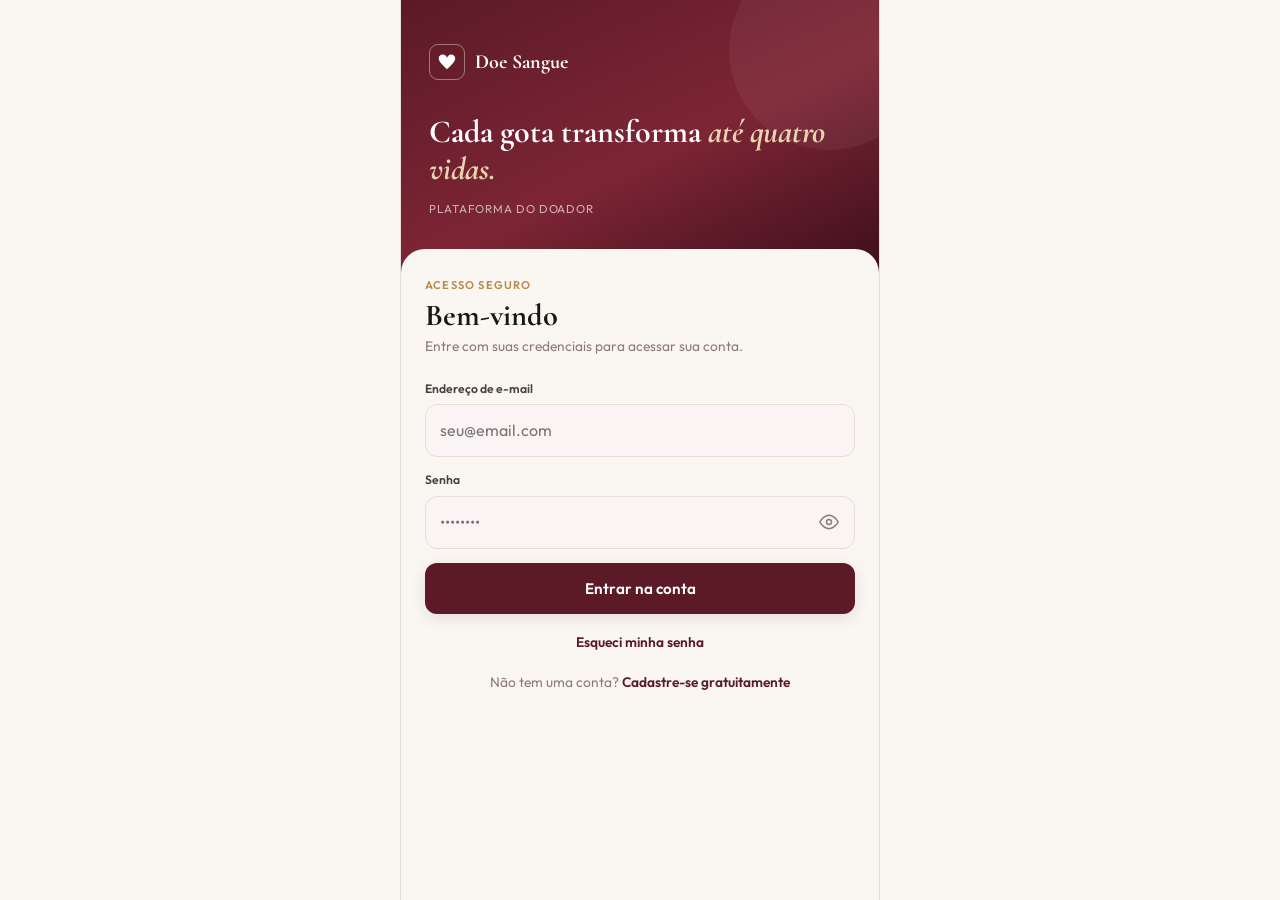
<file: index.html>
<!DOCTYPE html>
<html lang="pt-BR">
<head>
    <meta charset="UTF-8">
    <meta
        name="viewport"
        content="width=device-width, initial-scale=1, viewport-fit=cover"
    >
    <meta name="theme-color" content="#5C1A26">

    <title>Doe Sangue</title>

    <link
        href="https://fonts.googleapis.com/css2?family=Cormorant+Garamond:wght@600;700&family=Outfit:wght@300;400;500;600&display=swap"
        rel="stylesheet"
    >

    <style>
        :root {
            --bg: #faf7f3;
            --surface: #ffffff;
            --soft: #faf4f5;
            --rose: #f2e6e8;
            --ink: #1c1614;
            --mid: #4a3f3b;
            --mute: #8c7c78;
            --line: #e8ddd8;
            --brand: #5c1a26;
            --brand2: #7d2535;
            --accent: #5c1a26;
            --gold: #b8894a;
            --gold-l: #e8d5b0;
            --green: #2a6b4a;
            --greenbg: #e6f4ed;
            --err: #c0392b;
            --shadow: rgba(92, 26, 38, 0.12);
        }

        *,
        *::before,
        *::after {
            box-sizing: border-box;
            margin: 0;
            padding: 0;
            -webkit-tap-highlight-color: transparent;
        }

        html,
        body {
            width: 100%;
            height: 100%;
        }

        body {
            font-family: "Outfit", system-ui, sans-serif;
            background: var(--bg);
            color: var(--ink);
            font-size: 15px;
            line-height: 1.55;
            overflow: hidden;
        }

        button,
        input,
        select {
            font: inherit;
        }

        button {
            cursor: pointer;
        }

        .serif {
            font-family: "Cormorant Garamond", Georgia, serif;
        }

        .i {
            width: 20px;
            height: 20px;
            fill: none;
            stroke: currentColor;
            stroke-width: 1.8;
            stroke-linecap: round;
            stroke-linejoin: round;
            flex-shrink: 0;
        }

        .i.f {
            fill: currentColor;
            stroke: none;
        }

        #phone {
            position: relative;
            display: flex;
            flex-direction: column;
            width: 100%;
            max-width: 480px;
            height: 100%;
            height: 100dvh;
            margin: 0 auto;
            overflow: hidden;
            background: var(--bg);
        }

        @media (min-width: 520px) {
            #phone {
                border-right: 1px solid var(--line);
                border-left: 1px solid var(--line);
            }
        }

        /* Telas */

        .scr {
            display: none;
            flex: 1;
            min-height: 0;
            flex-direction: column;
        }

        .scr.on {
            display: flex;
        }

        .auth {
            overflow-y: auto;
            background: var(--bg);
        }

        /* Cabeçalho das telas de autenticação */

        .hero {
            position: relative;
            flex-shrink: 0;
            overflow: hidden;
            padding: 44px 28px 56px;
            color: #ffffff;
            background: linear-gradient(
                155deg,
                #5c1a26,
                #7d2535 55%,
                #3d0f1a
            );
        }

        .hero::after {
            position: absolute;
            top: -50px;
            right: -50px;
            width: 200px;
            height: 200px;
            border-radius: 50%;
            background: rgba(255, 255, 255, 0.05);
            content: "";
        }

        .brand {
            position: relative;
            z-index: 1;
            display: flex;
            align-items: center;
            gap: 10px;
            margin-bottom: 34px;
        }

        .mark {
            display: grid;
            width: 36px;
            height: 36px;
            place-items: center;
            border: 1.5px solid rgba(255, 255, 255, 0.4);
            border-radius: 9px;
        }

        .mark .i {
            width: 18px;
            height: 18px;
        }

        .brand b {
            font-size: 1.25rem;
        }

        .hero h1 {
            position: relative;
            z-index: 1;
            font-size: 2rem;
            font-weight: 700;
            line-height: 1.15;
        }

        .hero em {
            color: var(--gold-l);
        }

        .hero small {
            position: relative;
            z-index: 1;
            display: block;
            margin-top: 12px;
            color: rgba(255, 255, 255, 0.65);
            font-size: 0.72rem;
            letter-spacing: 0.9px;
            text-transform: uppercase;
        }

        /* Formulários */

        .sheet {
            position: relative;
            z-index: 2;
            flex: 1;
            margin-top: -24px;
            padding: 28px 24px 32px;
            border-radius: 24px 24px 0 0;
            background: var(--bg);
        }

        .eyebrow {
            color: var(--gold);
            font-size: 0.7rem;
            font-weight: 600;
            letter-spacing: 1.2px;
            text-transform: uppercase;
        }

        .sheet h2 {
            margin: 4px 0;
            font-size: 1.9rem;
            font-weight: 700;
            line-height: 1.1;
        }

        .sub {
            margin-bottom: 22px;
            color: var(--mute);
            font-size: 0.86rem;
        }

        .field {
            display: flex;
            flex-direction: column;
            gap: 6px;
            margin-bottom: 14px;
        }

        .field label {
            color: var(--mid);
            font-size: 0.76rem;
            font-weight: 600;
        }

        input,
        select {
            width: 100%;
            padding: 13px 14px;
            border: 1.5px solid var(--line);
            border-radius: 12px;
            outline: none;
            background: var(--soft);
            color: var(--ink);
            font-size: 16px;
            transition: border-color 0.2s;
        }

        input:focus,
        select:focus {
            border-color: var(--brand2);
            background: var(--surface);
        }

        input.bad {
            border-color: var(--err);
        }

        .pw {
            position: relative;
        }

        .pw input {
            padding-right: 46px;
        }

        .pw button {
            position: absolute;
            top: 50%;
            right: 6px;
            display: grid;
            width: 40px;
            height: 40px;
            transform: translateY(-50%);
            place-items: center;
            border: 0;
            background: none;
            color: var(--mute);
        }

        .err {
            display: none;
            margin: -4px 0 10px;
            color: var(--err);
            font-size: 0.8rem;
        }

        .err.show {
            display: block;
        }

        .btn {
            width: 100%;
            padding: 14px;
            border: 0;
            border-radius: 12px;
            background: var(--brand);
            box-shadow: 0 4px 16px var(--shadow);
            color: #ffffff;
            font-size: 0.95rem;
            font-weight: 600;
            transition: transform 0.12s;
        }

        .btn:active {
            transform: scale(0.98);
        }

        .btn.sm {
            width: auto;
            padding: 9px 18px;
            border-radius: 9px;
            box-shadow: none;
            font-size: 0.82rem;
        }

        .btn.out {
            border: 1.5px solid var(--accent);
            background: transparent;
            box-shadow: none;
            color: var(--accent);
        }

        .btn.ghost {
            border: 1px solid var(--line);
            background: var(--soft);
            box-shadow: none;
            color: var(--mid);
        }

        .row2 {
            display: grid;
            grid-template-columns: 1fr 1fr;
            gap: 12px;
        }

        .lnk {
            margin-top: 18px;
            color: var(--mute);
            font-size: 0.86rem;
            text-align: center;
        }

        .lnk a {
            color: var(--accent);
            font-weight: 600;
            text-decoration: none;
        }

        /* Cabeçalho do aplicativo */

        .top {
            position: relative;
            z-index: 11;
            display: flex;
            flex-shrink: 0;
            height: 56px;
            align-items: center;
            justify-content: space-between;
            padding: 0 18px;
            border-bottom: 1px solid var(--line);
            background: var(--surface);
        }

        .top h3 {
            font-size: 1.4rem;
            font-weight: 700;
        }

        .av {
            display: grid;
            width: 34px;
            height: 34px;
            place-items: center;
            border: 1.5px solid var(--brand2);
            border-radius: 50%;
            background: var(--rose);
            color: var(--accent);
        }

        .av .i {
            width: 16px;
            height: 16px;
        }

        main {
            flex: 1;
            overflow-y: auto;
            overscroll-behavior: contain;
            padding: 22px 18px 28px;
        }

        .pg {
            display: none;
            animation: up 0.3s ease;
        }

        .pg.on {
            display: block;
        }

        @keyframes up {
            from {
                opacity: 0;
                transform: translateY(8px);
            }

            to {
                opacity: 1;
                transform: none;
            }
        }

        .ph {
            margin-bottom: 20px;
        }

        .ph h1 {
            font-size: 1.9rem;
            font-weight: 700;
            line-height: 1.1;
        }

        .ph p {
            margin-top: 3px;
            color: var(--mute);
            font-size: 0.86rem;
        }

        /* Cartões e estatísticas */

        .card {
            margin-bottom: 14px;
            padding: 18px;
            border: 1px solid var(--line);
            border-radius: 16px;
            background: var(--surface);
            box-shadow: 0 2px 10px rgba(0, 0, 0, 0.04);
        }

        .ct {
            margin-bottom: 12px;
            font-size: 1.15rem;
            font-weight: 700;
        }

        .stats {
            display: grid;
            grid-template-columns: 1fr 1fr;
            gap: 12px;
            margin-bottom: 16px;
        }

        .stat {
            position: relative;
            overflow: hidden;
            padding: 16px;
            border: 1px solid var(--line);
            border-radius: 16px;
            background: var(--surface);
        }

        .stat::after {
            position: absolute;
            top: 0;
            right: 0;
            bottom: 0;
            width: 3px;
            background: linear-gradient(var(--brand), var(--brand2));
            content: "";
        }

        .sic {
            display: grid;
            width: 34px;
            height: 34px;
            place-items: center;
            margin-bottom: 10px;
            border-radius: 9px;
            background: var(--rose);
            color: var(--accent);
        }

        .sv {
            font-size: 2rem;
            font-weight: 700;
            line-height: 1;
        }

        .sl {
            margin-top: 4px;
            color: var(--mute);
            font-size: 0.68rem;
            font-weight: 500;
            letter-spacing: 0.5px;
            text-transform: uppercase;
        }

        .item {
            display: flex;
            align-items: center;
            gap: 14px;
        }

        .date {
            display: flex;
            width: 52px;
            height: 52px;
            flex-shrink: 0;
            flex-direction: column;
            align-items: center;
            justify-content: center;
            border-radius: 12px;
            background: var(--rose);
            color: var(--accent);
        }

        .date b {
            font-size: 1.4rem;
            line-height: 1;
        }

        .date span {
            font-size: 0.62rem;
            font-weight: 600;
            letter-spacing: 0.5px;
            text-transform: uppercase;
        }

        .it {
            font-size: 0.92rem;
            font-weight: 600;
        }

        .is {
            color: var(--mute);
            font-size: 0.8rem;
        }

        .itm {
            color: var(--gold);
            font-size: 0.78rem;
            font-weight: 600;
        }

        .acts {
            display: flex;
            gap: 10px;
            margin-top: 16px;
        }

        /* Campanhas */

        .cta {
            padding: 22px;
            border-radius: 16px;
            background: linear-gradient(140deg, #5c1a26, #3d0f1a);
            box-shadow: 0 8px 24px var(--shadow);
            color: #ffffff;
        }

        .cta .eyebrow {
            color: var(--gold-l);
        }

        .cta h3 {
            margin: 6px 0 8px;
            font-size: 1.5rem;
            line-height: 1.2;
        }

        .cta p {
            margin-bottom: 16px;
            color: rgba(255, 255, 255, 0.7);
            font-size: 0.82rem;
        }

        .cta button {
            padding: 10px 18px;
            border: 1px solid rgba(255, 255, 255, 0.28);
            border-radius: 10px;
            background: rgba(255, 255, 255, 0.14);
            color: #ffffff;
            font-size: 0.84rem;
            font-weight: 600;
        }

        .badge {
            display: inline-flex;
            align-items: center;
            gap: 5px;
            padding: 3px 10px;
            border-radius: 20px;
            background: var(--soft);
            color: var(--mute);
            font-size: 0.72rem;
            font-weight: 600;
            white-space: nowrap;
        }

        .badge::before {
            width: 5px;
            height: 5px;
            border-radius: 50%;
            background: currentColor;
            content: "";
        }

        .badge.g {
            background: var(--greenbg);
            color: var(--green);
        }

        .badge.w {
            background: var(--rose);
            color: var(--accent);
        }

        .li {
            display: flex;
            align-items: center;
            justify-content: space-between;
            gap: 10px;
        }

        .camp .hd {
            display: flex;
            height: 64px;
            align-items: center;
            justify-content: flex-end;
            margin: -18px -18px 14px;
            padding: 0 16px;
            border-radius: 16px 16px 0 0;
            color: #ffffff;
        }

        .camp .hd span {
            display: grid;
            width: 40px;
            height: 40px;
            place-items: center;
            border-radius: 10px;
            background: rgba(255, 255, 255, 0.16);
        }

        .camp h3 {
            margin-bottom: 6px;
            font-size: 1.15rem;
            font-weight: 700;
        }

        .camp p {
            margin-bottom: 14px;
            color: var(--mute);
            font-size: 0.82rem;
        }

        /* Perfil */

        .prof {
            display: flex;
            align-items: center;
            gap: 14px;
            margin-bottom: 16px;
            padding-bottom: 16px;
            border-bottom: 1px solid var(--line);
        }

        .pav {
            display: grid;
            width: 64px;
            height: 64px;
            flex-shrink: 0;
            place-items: center;
            border: 2px solid var(--brand2);
            border-radius: 50%;
            background: var(--rose);
            color: var(--accent);
        }

        .pav .i {
            width: 28px;
            height: 28px;
        }

        .fs {
            margin: 6px 0 12px;
            color: var(--mute);
            font-size: 0.7rem;
            font-weight: 600;
            letter-spacing: 1px;
            text-transform: uppercase;
        }

        .logout {
            display: flex;
            width: 100%;
            align-items: center;
            justify-content: center;
            gap: 8px;
            margin-top: 6px;
            padding: 12px;
            border: 1px solid var(--line);
            border-radius: 12px;
            background: none;
            color: var(--mute);
            font-size: 0.88rem;
        }

        /* Navegação inferior */

        .tabs {
            display: flex;
            flex-shrink: 0;
            padding-bottom: env(safe-area-inset-bottom, 0px);
            border-top: 1px solid var(--line);
            background: var(--surface);
        }

        .tab {
            position: relative;
            display: flex;
            flex: 1;
            flex-direction: column;
            align-items: center;
            gap: 2px;
            padding: 9px 0 8px;
            border: 0;
            background: none;
            color: var(--mute);
            font-size: 0.65rem;
            font-weight: 500;
        }

        .tab.on {
            color: var(--accent);
            font-weight: 600;
        }

        .tab.on::before {
            position: absolute;
            top: 0;
            width: 28px;
            height: 2px;
            border-radius: 2px;
            background: var(--gold);
            content: "";
        }

        /* Modal de agendamento */

        .ov {
            position: absolute;
            z-index: 30;
            inset: 0;
            background: rgba(28, 22, 20, 0.55);
            backdrop-filter: blur(2px);
            opacity: 0;
            pointer-events: none;
            transition: opacity 0.25s;
        }

        .ov.on {
            opacity: 1;
            pointer-events: auto;
        }

        .bs {
            position: absolute;
            z-index: 31;
            right: 0;
            bottom: 0;
            left: 0;
            max-height: 92%;
            overflow-y: auto;
            padding: 12px 22px calc(22px + env(safe-area-inset-bottom, 0px));
            transform: translateY(100%);
            border-radius: 24px 24px 0 0;
            background: var(--surface);
            transition: transform 0.32s cubic-bezier(0.22, 1, 0.36, 1);
        }

        .bs.on {
            transform: none;
        }

        .grab {
            width: 40px;
            height: 4px;
            margin: 0 auto 16px;
            border-radius: 4px;
            background: var(--line);
        }

        .bs h3 {
            margin: 2px 0 18px;
            font-size: 1.5rem;
            font-weight: 700;
        }

        /* Notificações */

        .toast {
            position: absolute;
            z-index: 50;
            right: 16px;
            bottom: calc(76px + env(safe-area-inset-bottom, 0px));
            left: 16px;
            padding: 12px 16px;
            transform: translateY(30px);
            border-radius: 12px;
            background: var(--ink);
            color: var(--bg);
            font-size: 0.85rem;
            font-weight: 500;
            text-align: center;
            opacity: 0;
            pointer-events: none;
            transition: all 0.3s;
        }

        .toast.show {
            transform: none;
            opacity: 1;
        }

        /* Responsividade */

        @media (max-width: 350px) {
            .hero {
                padding: 32px 20px 48px;
            }

            .sheet {
                padding: 24px 18px;
            }

            main {
                padding: 18px 12px 24px;
            }

            .tab {
                font-size: 0.58rem;
            }

            .acts {
                gap: 6px;
            }

            .btn.sm {
                padding: 8px 10px;
            }
        }
    </style>
</head>

<body>
    <div id="phone">

        <svg
            width="0"
            height="0"
            style="position: absolute"
            aria-hidden="true"
        >
            <symbol id="heart" viewBox="0 0 24 24">
                <path d="M12 21.593c-5.63-5.539-11-10.297-11-14.402 0-3.791 3.068-5.191 5.281-5.191 1.312 0 4.151.501 5.719 4.457 1.59-3.968 4.464-4.447 5.726-4.447 2.54 0 5.274 1.621 5.274 5.181 0 4.069-5.136 8.625-11 14.402z"/>
            </symbol>

            <symbol id="home" viewBox="0 0 24 24">
                <path d="M3 10l9-7 9 7v10a2 2 0 0 1-2 2H5a2 2 0 0 1-2-2z"/>
                <path d="M9 22V12h6v10"/>
            </symbol>

            <symbol id="cal" viewBox="0 0 24 24">
                <rect x="3" y="4" width="18" height="18" rx="2"/>
                <path d="M16 2v4M8 2v4M3 10h18"/>
            </symbol>

            <symbol id="pulse" viewBox="0 0 24 24">
                <path d="M22 12h-4l-3 9L9 3l-3 9H2"/>
            </symbol>

            <symbol id="user" viewBox="0 0 24 24">
                <path d="M20 21v-2a4 4 0 0 0-4-4H8a4 4 0 0 0-4 4v2"/>
                <circle cx="12" cy="7" r="4"/>
            </symbol>

            <symbol id="clock" viewBox="0 0 24 24">
                <circle cx="12" cy="12" r="10"/>
                <path d="M12 6v6l4 2"/>
            </symbol>

            <symbol id="info" viewBox="0 0 24 24">
                <circle cx="12" cy="12" r="10"/>
                <path d="M12 8v4M12 16h.01"/>
            </symbol>

            <symbol id="out" viewBox="0 0 24 24">
                <path d="M9 21H5a2 2 0 0 1-2-2V5a2 2 0 0 1 2-2h4M16 17l5-5-5-5M21 12H9"/>
            </symbol>

            <symbol id="eye" viewBox="0 0 24 24">
                <path d="M1 12s4-8 11-8 11 8 11 8-4 8-11 8-11-8-11-8z"/>
                <circle cx="12" cy="12" r="3"/>
            </symbol>
        </svg>

        <section class="scr auth on" id="s-login">
            <div class="hero">
                <div class="brand">
                    <div class="mark">
                        <svg class="i f">
                            <use href="#heart"/>
                        </svg>
                    </div>

                    <b class="serif">Doe Sangue</b>
                </div>

                <h1 class="serif">
                    Cada gota transforma
                    <em>até quatro vidas.</em>
                </h1>

                <small>Plataforma do Doador</small>
            </div>

            <div class="sheet">
                <div class="eyebrow">Acesso seguro</div>
                <h2 class="serif">Bem-vindo</h2>

                <p class="sub">
                    Entre com suas credenciais para acessar sua conta.
                </p>

                <div class="field">
                    <label for="l-email">Endereço de e-mail</label>
                    <input
                        id="l-email"
                        type="email"
                        autocomplete="email"
                        placeholder="seu@email.com"
                    >
                </div>

                <div class="field">
                    <label for="l-pass">Senha</label>

                    <div class="pw">
                        <input
                            id="l-pass"
                            type="password"
                            autocomplete="current-password"
                            placeholder="••••••••"
                        >

                        <button
                            type="button"
                            onclick="pw('l-pass')"
                            aria-label="Mostrar senha"
                        >
                            <svg class="i">
                                <use href="#eye"/>
                            </svg>
                        </button>
                    </div>
                </div>

                <div class="err" id="l-err"></div>

                <button class="btn" onclick="login()">
                    Entrar na conta
                </button>

                <p class="lnk">
                    <a href="#" onclick="forgot(); return false">
                        Esqueci minha senha
                    </a>
                </p>

                <p class="lnk">
                    Não tem uma conta?
                    <a href="#" onclick="show('s-cad'); return false">
                        Cadastre-se gratuitamente
                    </a>
                </p>
            </div>
        </section>

        <section class="scr auth" id="s-cad">
            <div class="hero">
                <div class="brand">
                    <div class="mark">
                        <svg class="i f">
                            <use href="#heart"/>
                        </svg>
                    </div>

                    <b class="serif">Doe Sangue</b>
                </div>

                <h1 class="serif">
                    Junte-se a quem
                    <em>faz a diferença.</em>
                </h1>

                <small>Plataforma do Doador</small>
            </div>

            <div class="sheet">
                <div class="eyebrow">Novo cadastro</div>
                <h2 class="serif">Criar conta</h2>

                <p class="sub">
                    Preencha seus dados para criar sua conta.
                </p>

                <div class="field">
                    <label for="c-nome">Nome completo</label>
                    <input
                        id="c-nome"
                        autocomplete="name"
                        placeholder="Como consta no documento"
                    >
                </div>

                <div class="field">
                    <label for="c-email">E-mail</label>
                    <input
                        id="c-email"
                        type="email"
                        autocomplete="email"
                        placeholder="seu@email.com"
                    >
                </div>

                <div class="field">
                    <label for="c-tel">Telefone</label>
                    <input
                        id="c-tel"
                        type="tel"
                        autocomplete="tel"
                        placeholder="(12) 99999-9999"
                    >
                </div>

                <div class="row2">
                    <div class="field">
                        <label for="c-pass">Senha</label>
                        <input
                            id="c-pass"
                            type="password"
                            placeholder="••••••••"
                        >
                    </div>

                    <div class="field">
                        <label for="c-conf">Confirmar</label>
                        <input
                            id="c-conf"
                            type="password"
                            placeholder="••••••••"
                        >
                    </div>
                </div>

                <div class="err" id="c-err"></div>

                <button class="btn" onclick="cadastro()">
                    Criar minha conta
                </button>

                <p class="lnk">
                    Já tem uma conta?
                    <a href="#" onclick="show('s-login'); return false">
                        Fazer login
                    </a>
                </p>
            </div>
        </section>

        <section class="scr" id="s-app">
            <header class="top">
                <h3 class="serif" id="title">Visão Geral</h3>

                <div class="av">
                    <svg class="i">
                        <use href="#user"/>
                    </svg>
                </div>
            </header>

            <main id="main">

                <div class="pg on" id="p-home">
                    <div class="ph">
                        <div class="eyebrow">Plataforma do Doador</div>
                        <h1 class="serif" id="welcome">Bom dia!</h1>
                        <p>Acompanhe seu histórico e próximas doações.</p>
                    </div>

                    <div class="stats">
                        <div class="stat">
                            <div class="sic">
                                <svg class="i">
                                    <use href="#heart"/>
                                </svg>
                            </div>
                            <div class="sv serif" id="n-doacoes">3</div>
                            <div class="sl">Doações realizadas</div>
                        </div>

                        <div class="stat">
                            <div class="sic">
                                <svg class="i">
                                    <use href="#cal"/>
                                </svg>
                            </div>
                            <div class="sv serif" id="n-ativos">1</div>
                            <div class="sl">Agendamentos ativos</div>
                        </div>

                        <div class="stat">
                            <div class="sic">
                                <svg class="i">
                                    <use href="#info"/>
                                </svg>
                            </div>
                            <div class="sv serif" id="blood-type">AB−</div>
                            <div class="sl">Tipo sanguíneo</div>
                        </div>

                        <div class="stat">
                            <div class="sic">
                                <svg class="i">
                                    <use href="#clock"/>
                                </svg>
                            </div>
                            <div class="sv serif" id="since">2025</div>
                            <div class="sl">Doador desde</div>
                        </div>
                    </div>

                    <div class="card">
                        <div class="ct serif">Próximas doações</div>
                        <div id="next-donation"></div>

                        <div class="acts">
                            <button class="btn sm" onclick="tab('agenda')">
                                Ver detalhes
                            </button>

                            <button
                                class="btn sm out"
                                onclick="sheet(true)"
                            >
                                Novo agendamento
                            </button>
                        </div>
                    </div>

                    <div class="cta">
                        <div class="eyebrow">Campanha ativa</div>
                        <h3 class="serif">Campanha de Inverno 2026</h3>

                        <p>
                            Os estoques podem cair nesta época do ano.
                            Sua doação pode fazer a diferença para pacientes
                            em tratamento.
                        </p>

                        <button onclick="tab('campanhas')">
                            Saiba mais e participe
                        </button>
                    </div>
                </div>

                <div class="pg" id="p-agenda">
                    <div class="ph">
                        <div class="eyebrow">Agenda</div>
                        <h1 class="serif">Agendamentos</h1>
                        <p>Gerencie suas sessões de doação agendadas.</p>
                    </div>

                    <button
                        class="btn"
                        style="margin-bottom: 16px"
                        onclick="sheet(true)"
                    >
                        + Novo agendamento
                    </button>

                    <div id="list-agenda"></div>
                </div>

                <div class="pg" id="p-doacoes">
                    <div class="ph">
                        <div class="eyebrow">Histórico</div>
                        <h1 class="serif">Minhas Doações</h1>
                        <p>Registro das suas contribuições.</p>
                    </div>

                    <div id="list-doacoes"></div>
                </div>

                <div class="pg" id="p-campanhas">
                    <div class="ph">
                        <div class="eyebrow">Iniciativas ativas</div>
                        <h1 class="serif">Campanhas</h1>
                        <p>Participe e ajude a suprir estoques críticos.</p>
                    </div>

                    <div id="list-camp"></div>
                </div>

                <div class="pg" id="p-perfil">
                    <div class="ph">
                        <div class="eyebrow">Perfil</div>
                        <h1 class="serif">Meus Dados</h1>
                        <p>Mantenha suas informações atualizadas.</p>
                    </div>

                    <div class="card">
                        <div class="prof">
                            <div class="pav">
                                <svg class="i">
                                    <use href="#user"/>
                                </svg>
                            </div>

                            <div>
                                <div
                                    class="serif"
                                    id="prof-name"
                                    style="font-size: 1.25rem; font-weight: 700"
                                >
                                    Doador
                                </div>

                                <div class="is" id="prof-email"></div>

                                <span
                                    class="badge g"
                                    style="margin-top: 6px"
                                >
                                    Doador ativo
                                </span>
                            </div>
                        </div>

                        <form id="profile-form">
                            <div class="fs">Informações pessoais</div>

                            <div class="field">
                                <label for="p-nome">Nome completo</label>
                                <input id="p-nome" required>
                            </div>

                            <div class="field">
                                <label for="p-email">E-mail</label>
                                <input id="p-email" type="email" required>
                            </div>

                            <div class="field">
                                <label for="p-tel">Telefone</label>
                                <input id="p-tel" type="tel">
                            </div>

                            <div class="fs">Dados clínicos</div>

                            <div class="row2">
                                <div class="field">
                                    <label for="p-blood">Tipo sanguíneo</label>

                                    <select id="p-blood">
                                        <option>Não informado</option>
                                        <option>A+</option>
                                        <option>A−</option>
                                        <option>B+</option>
                                        <option>B−</option>
                                        <option>AB+</option>
                                        <option>AB−</option>
                                        <option>O+</option>
                                        <option>O−</option>
                                    </select>
                                </div>

                                <div class="field">
                                    <label for="p-since">Doador desde</label>
                                    <input
                                        id="p-since"
                                        type="number"
                                        min="1900"
                                        max="2100"
                                    >
                                </div>
                            </div>

                            <button class="btn" type="submit">
                                Salvar alterações
                            </button>
                        </form>
                    </div>

                    <button class="logout" onclick="logout()">
                        <svg class="i">
                            <use href="#out"/>
                        </svg>
                        Encerrar sessão
                    </button>
                </div>
            </main>

            <nav class="tabs">
                <button
                    class="tab on"
                    data-t="home"
                    onclick="tab('home')"
                >
                    <svg class="i"><use href="#home"/></svg>
                    Início
                </button>

                <button
                    class="tab"
                    data-t="agenda"
                    onclick="tab('agenda')"
                >
                    <svg class="i"><use href="#cal"/></svg>
                    Agenda
                </button>

                <button
                    class="tab"
                    data-t="doacoes"
                    onclick="tab('doacoes')"
                >
                    <svg class="i"><use href="#heart"/></svg>
                    Doações
                </button>

                <button
                    class="tab"
                    data-t="campanhas"
                    onclick="tab('campanhas')"
                >
                    <svg class="i"><use href="#pulse"/></svg>
                    Campanhas
                </button>

                <button
                    class="tab"
                    data-t="perfil"
                    onclick="tab('perfil')"
                >
                    <svg class="i"><use href="#user"/></svg>
                    Perfil
                </button>
            </nav>
        </section>

        <div class="ov" id="ov" onclick="sheet(false)"></div>

        <div class="bs" id="bs">
            <div class="grab"></div>
            <div class="eyebrow">Nova solicitação</div>
            <h3 class="serif">Agendar doação</h3>

            <div class="field">
                <label for="a-un">Unidade de coleta</label>

                <select id="a-un">
                    <option>Hemocentro Central</option>
                    <option>Unidade Móvel</option>
                    <option>Hemocentro Norte</option>
                </select>
            </div>

            <div class="row2">
                <div class="field">
                    <label for="a-dt">Data preferida</label>
                    <input type="date" id="a-dt">
                </div>

                <div class="field">
                    <label for="a-hr">Horário</label>

                    <select id="a-hr">
                        <option>07:00</option>
                        <option selected>08:00</option>
                        <option>09:00</option>
                        <option>10:00</option>
                        <option>11:00</option>
                    </select>
                </div>
            </div>

            <div class="field">
                <label for="a-tp">Tipo de doação</label>

                <select id="a-tp">
                    <option>Sangue total</option>
                    <option>Plaquetas</option>
                    <option>Plasma</option>
                </select>
            </div>

            <div class="acts">
                <button
                    class="btn ghost"
                    style="flex: 1"
                    onclick="sheet(false)"
                >
                    Cancelar
                </button>

                <button
                    class="btn"
                    style="flex: 1.6"
                    onclick="agendar()"
                >
                    Confirmar
                </button>
            </div>
        </div>

        <div
            class="toast"
            id="toast"
            role="status"
            aria-live="polite"
        ></div>
    </div>

  <script>
        "use strict";

        const OK_MAIL = "yasmin.usilva@gmail.com";
        const OK_PASS = "1234";

        const titles = {
            home: "Visão Geral",
            agenda: "Agendamentos",
            doacoes: "Minhas Doações",
            campanhas: "Campanhas",
            perfil: "Meus Dados"
        };

        const $ = (id) => document.getElementById(id);

        let currentUser = null;
        let toastTimer;

        const agenda = [
            {
                d: "25 mai. 2026 — 08:00",
                u: "Hemocentro Central",
                t: "Sangue total",
                s: "Confirmado",
                date: "2026-05-25"
            },
            {
                d: "15 jan. 2026 — 09:00",
                u: "Unidade Móvel",
                t: "Sangue total",
                s: "Realizado",
                date: "2026-01-15"
            },
            {
                d: "10 set. 2025 — 07:30",
                u: "Hemocentro Norte",
                t: "Plaquetas",
                s: "Realizado",
                date: "2025-09-10"
            }
        ];

        const doacoes = [
            {
                d: "15 jan. 2026",
                u: "Unidade Móvel",
                t: "Sangue total"
            },
            {
                d: "10 set. 2025",
                u: "Hemocentro Norte",
                t: "Sangue total"
            },
            {
                d: "22 abr. 2026",
                u: "Hemocentro Central",
                t: "Plaquetas"
            }
        ];

        const camps = [
            {
                n: "Campanha de Inverno 2026",
                p: "Os estoques de sangue podem cair durante o inverno. Cada doação é essencial para manter os hospitais abastecidos.",
                b: "Urgente",
                c: "w",
                bg: "linear-gradient(135deg, #5C1A26, #A63045)",
                i: "home"
            },
            {
                n: "Junho Vermelho",
                p: "Uma campanha para celebrar a generosidade de quem escolhe doar sangue voluntariamente.",
                b: "Ativa",
                c: "g",
                bg: "linear-gradient(135deg, #2A6B4A, #1a4a32)",
                i: "heart"
            },
            {
                n: "Tipo O Negativo — Alerta",
                p: "Os hemocentros precisam monitorar continuamente os estoques de todos os tipos sanguíneos.",
                b: "Atenção",
                c: "w",
                bg: "linear-gradient(135deg, #4A3B2A, #2e2419)",
                i: "info"
            }
        ];

        function safe(value) {
            return String(value ?? "").replace(/[&<>"']/g, (char) => ({
                "&": "&amp;",
                "<": "&lt;",
                ">": "&gt;",
                '"': "&quot;",
                "'": "&#39;"
            })[char]);
        }

        function ic(name) {
            return `
                <svg class="i" style="width: 22px; height: 22px">
                    <use href="#${safe(name)}"></use>
                </svg>
            `;
        }

        function setErr(id, message) {
            const element = $(id);

            element.textContent = message;
            element.classList.toggle("show", Boolean(message));
        }

        function toast(message) {
            const element = $("toast");

            element.textContent = message;
            element.classList.add("show");

            clearTimeout(toastTimer);

            toastTimer = setTimeout(() => {
                element.classList.remove("show");
            }, 3000);
        }

        function pw(id) {
            const input = $(id);

            input.type =
                input.type === "password"
                    ? "text"
                    : "password";
        }

        function show(id) {
            document.querySelectorAll(".scr").forEach((screen) => {
                screen.classList.remove("on");
            });

            $(id).classList.add("on");
        }

        function tab(page) {
            document.querySelectorAll(".tab").forEach((button) => {
                button.classList.toggle(
                    "on",
                    button.dataset.t === page
                );
            });

            document.querySelectorAll(".pg").forEach((section) => {
                section.classList.remove("on");
            });

            $("p-" + page).classList.add("on");
            $("title").textContent = titles[page];
            $("main").scrollTop = 0;
        }

        function login() {
            const email = $("l-email").value.trim().toLowerCase();
            const password = $("l-pass").value;

            if (!email || !password) {
                setErr(
                    "l-err",
                    "Por favor, preencha todos os campos."
                );
                return;
            }

            let user = null;

            if (email === OK_MAIL && password === OK_PASS) {
                user = {
                    nome: "Yasmin Ukrainski Silva",
                    email: OK_MAIL,
                    telefone: "(41) 99999-9245",
                    sangue: "AB−",
                    desde: "2025"
                };
            } else {
                try {
                    const users = JSON.parse(
                        localStorage.getItem("doeSangueUsers") || "{}"
                    );

                    if (
                        users[email] &&
                        users[email].senha === password
                    ) {
                        user = { ...users[email] };
                        delete user.senha;
                    }
                } catch (error) {
                    console.error("Erro ao ler usuários:", error);
                }
            }

            if (!user) {
                $("l-email").classList.add("bad");
                $("l-pass").classList.add("bad");

                setErr("l-err", "E-mail ou senha incorretos.");
                return;
            }

            $("l-email").classList.remove("bad");
            $("l-pass").classList.remove("bad");

            setErr("l-err", "");

            currentUser = user;

            openApp();

            toast("Login realizado com sucesso!");
        }

        function cadastro() {
            const nome = $("c-nome").value.trim();
            const email = $("c-email").value.trim().toLowerCase();
            const telefone = $("c-tel").value.trim();
            const senha = $("c-pass").value;
            const confirmacao = $("c-conf").value;

            if (
                !nome ||
                !email ||
                !telefone ||
                !senha ||
                !confirmacao
            ) {
                setErr(
                    "c-err",
                    "Por favor, preencha todos os campos."
                );
                return;
            }

            if (!/^[^\s@]+@[^\s@]+\.[^\s@]+$/.test(email)) {
                setErr("c-err", "Informe um e-mail válido.");
                return;
            }

            if (senha.length < 4) {
                setErr(
                    "c-err",
                    "A senha deve ter pelo menos 4 caracteres."
                );
                return;
            }

            if (senha !== confirmacao) {
                setErr("c-err", "As senhas não coincidem.");
                return;
            }

            try {
                const users = JSON.parse(
                    localStorage.getItem("doeSangueUsers") || "{}"
                );

                if (users[email] || email === OK_MAIL) {
                    setErr("c-err", "Este e-mail já está cadastrado.");
                    return;
                }

                const user = {
                    nome,
                    email,
                    telefone,
                    senha,
                    sangue: "Não informado",
                    desde: String(new Date().getFullYear())
                };

                users[email] = user;

                localStorage.setItem(
                    "doeSangueUsers",
                    JSON.stringify(users)
                );

                currentUser = { ...user };
                delete currentUser.senha;

                setErr("c-err", "");

                openApp();

                toast("Conta criada neste dispositivo.");
            } catch (error) {
                setErr(
                    "c-err",
                    "Não foi possível salvar os dados no navegador."
                );
            }
        }

        function forgot() {
            toast(
                "A recuperação de senha precisa ser configurada."
            );
        }

        function logout() {
            currentUser = null;

            $("l-email").value = "";
            $("l-pass").value = "";

            setErr("l-err", "");

            show("s-login");
        }

        function openApp() {
            show("s-app");
            tab("home");
            fillProfile();
            render();
        }

        function fillProfile() {
            if (!currentUser) {
                return;
            }

            $("welcome").textContent =
                "Olá, " + currentUser.nome.split(" ")[0] + ".";

            $("prof-name").textContent = currentUser.nome;
            $("prof-email").textContent = currentUser.email;

            $("p-nome").value = currentUser.nome;
            $("p-email").value = currentUser.email;
            $("p-tel").value = currentUser.telefone || "";

            $("p-blood").value =
                currentUser.sangue || "Não informado";

            $("p-since").value =
                currentUser.desde || new Date().getFullYear();

            $("blood-type").textContent =
                currentUser.sangue || "—";

            $("since").textContent =
                currentUser.desde || "—";
        }

        $("profile-form").addEventListener("submit", (event) => {
            event.preventDefault();

            if (!currentUser) {
                return;
            }

            const oldEmail = currentUser.email;

            const updated = {
                ...currentUser,
                nome: $("p-nome").value.trim(),
                email: $("p-email").value.trim().toLowerCase(),
                telefone: $("p-tel").value.trim(),
                sangue: $("p-blood").value,
                desde: $("p-since").value
            };

            if (!updated.nome || !updated.email) {
                toast("Preencha o nome e o e-mail.");
                return;
            }

            try {
                if (oldEmail !== OK_MAIL) {
                    const users = JSON.parse(
                        localStorage.getItem("doeSangueUsers") || "{}"
                    );

                    if (
                        updated.email !== oldEmail &&
                        users[updated.email]
                    ) {
                        toast("Este e-mail já está cadastrado.");
                        return;
                    }

                    delete users[oldEmail];

                    users[updated.email] = {
                        ...updated,
                        senha: currentUser.senha || ""
                    };

                    localStorage.setItem(
                        "doeSangueUsers",
                        JSON.stringify(users)
                    );
                }

                currentUser = updated;

                fillProfile();

                toast("Dados atualizados neste dispositivo.");
            } catch (error) {
                toast("Não foi possível salvar as alterações.");
            }
        });

        function sheet(open) {
            $("ov").classList.toggle("on", open);
            $("bs").classList.toggle("on", open);

            if (open) {
                const now = new Date();

                const today = new Date(
                    now.getTime() -
                    now.getTimezoneOffset() * 60000
                ).toISOString().slice(0, 10);

                $("a-dt").min = today;

                if (
                    !$("a-dt").value ||
                    $("a-dt").value < today
                ) {
                    $("a-dt").value = today;
                }
            }
        }

        function agendar() {
            const value = $("a-dt").value;

            if (!value) {
                toast("Escolha uma data para continuar.");
                return;
            }

            const selected = new Date(value + "T12:00:00");
            const today = new Date();

            today.setHours(0, 0, 0, 0);

            if (selected < today) {
                toast("Escolha uma data futura.");
                return;
            }

            const [year, month, day] = value.split("-");

            const months = [
                "jan", "fev", "mar", "abr",
                "mai", "jun", "jul", "ago",
                "set", "out", "nov", "dez"
            ];

            agenda.unshift({
                d: `${day} ${months[Number(month) - 1]}. ${year} — ${$("a-hr").value}`,
                u: $("a-un").value,
                t: $("a-tp").value,
                s: "Confirmado",
                date: value
            });

            render();

            sheet(false);
            tab("agenda");

            toast("Agendamento adicionado à demonstração.");
        }

        function cancelar(index) {
            if (!confirm("Deseja cancelar este agendamento?")) {
                return;
            }

            agenda[index].s = "Cancelado";

            render();

            toast("Agendamento cancelado.");
        }

        function participar(nome) {
            toast("Você selecionou: " + nome);
        }

        function render() {
            const ativos = agenda.filter(
                (item) => item.s === "Confirmado"
            );

            $("n-ativos").textContent = ativos.length;
            $("n-doacoes").textContent = doacoes.length;

            const proxima = ativos
                .filter((item) => {
                    const date = new Date(
                        (item.date || "2000-01-01") + "T23:59:59"
                    );

                    return date >= new Date();
                })
                .sort((a, b) => {
                    return (a.date || "").localeCompare(b.date || "");
                })[0];

            if (proxima) {
                const parts = proxima.date.split("-");

                const months = [
                    "jan", "fev", "mar", "abr",
                    "mai", "jun", "jul", "ago",
                    "set", "out", "nov", "dez"
                ];

                $("next-donation").innerHTML = `
                    <div class="item">
                        <div class="date serif">
                            <b>${safe(parts[2])}</b>
                            <span>${months[Number(parts[1]) - 1]}</span>
                        </div>

                        <div>
                            <div class="it">${safe(proxima.u)}</div>
                            <div class="is">
                                ${safe(proxima.date)} · ${safe(proxima.t)}
                            </div>
                            <div class="itm">
                                ${safe(proxima.d.split("—")[1] || "")}
                            </div>
                        </div>
                    </div>
                `;
            } else {
                $("next-donation").innerHTML = `
                    <p class="is">
                        Você não tem agendamentos futuros.
                    </p>
                `;
            }

            $("list-agenda").innerHTML = agenda.length
                ? agenda.map((item, index) => `
                    <div class="card">
                        <div class="li">
                            <div>
                                <div class="it">${safe(item.d)}</div>
                                <div class="is">
                                    ${safe(item.u)} · ${safe(item.t)}
                                </div>
                            </div>

                            <span class="badge ${
                                item.s === "Confirmado" ? "g" : ""
                            }">
                                ${safe(item.s)}
                            </span>
                        </div>

                        ${
                            item.s === "Confirmado"
                                ? `
                                    <div class="acts">
                                        <button
                                            class="btn sm out"
                                            onclick="cancelar(${index})"
                                        >
                                            Cancelar
                                        </button>
                                    </div>
                                `
                                : ""
                        }
                    </div>
                `).join("")
                : `
                    <div class="card">
                        <p class="is">Nenhum agendamento encontrado.</p>
                    </div>
                `;

            $("list-doacoes").innerHTML = doacoes.map((item) => `
                <div class="card">
                    <div class="li">
                        <div>
                            <div class="it">${safe(item.u)}</div>
                            <div class="is">
                                ${safe(item.d)} · ${safe(item.t)}
                            </div>
                        </div>

                        <span class="badge g">Aprovada</span>
                    </div>
                </div>
            `).join("");

            $("list-camp").innerHTML = camps.map((camp) => `
                <div class="card camp">
                    <div
                        class="hd"
                        style="background: ${camp.bg}"
                    >
                        <span>${ic(camp.i)}</span>
                    </div>

                    <h3 class="serif">${safe(camp.n)}</h3>
                    <p>${safe(camp.p)}</p>

                    <div class="li">
                        <span class="badge ${camp.c}">
                            ${safe(camp.b)}
                        </span>

                        <button
                            class="btn sm"
                            onclick="participar('${safe(camp.n)}')"
                        >
                            Participar
                        </button>
                    </div>
                </div>
            `).join("");
        }

        $("l-pass").addEventListener("keydown", (event) => {
            if (event.key === "Enter") {
                login();
            }
        });

        $("c-conf").addEventListener("keydown", (event) => {
            if (event.key === "Enter") {
                cadastro();
            }
        });

        render();
    </script>
</body>
</html>
</file>
